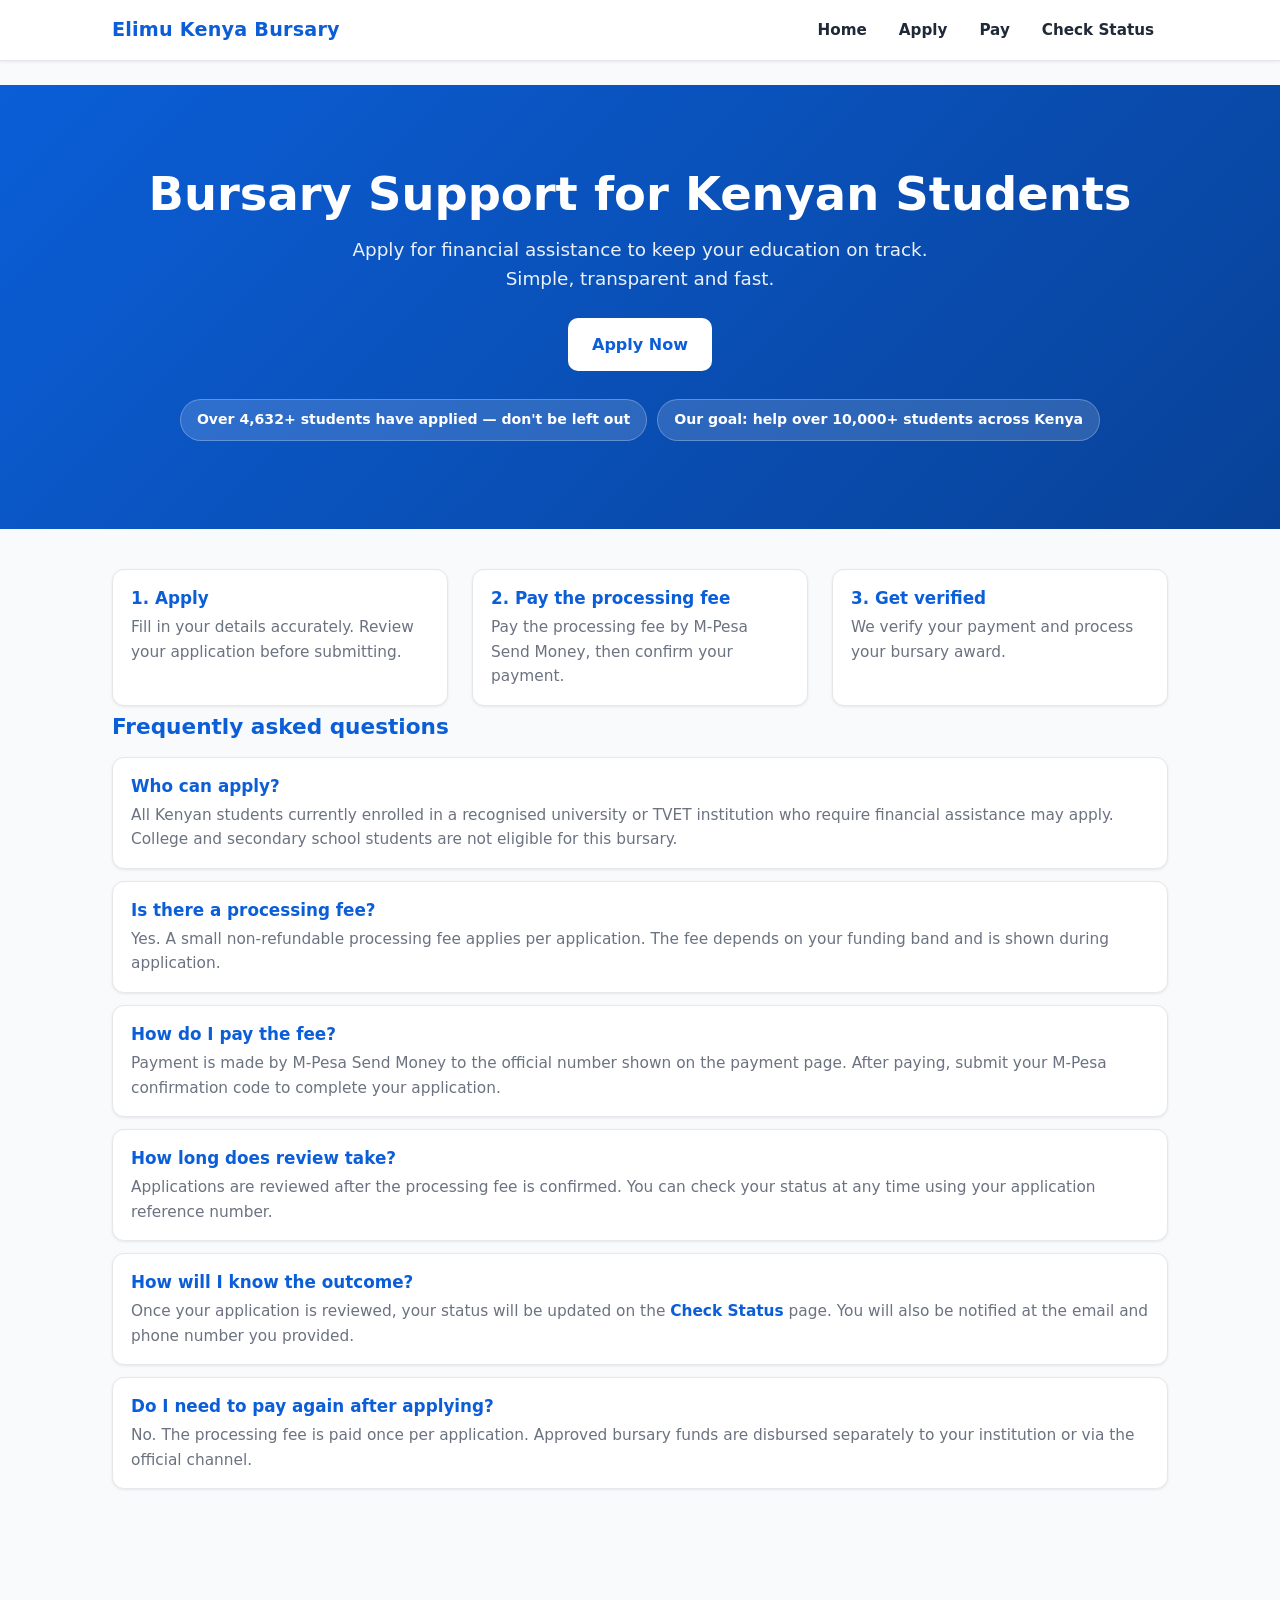
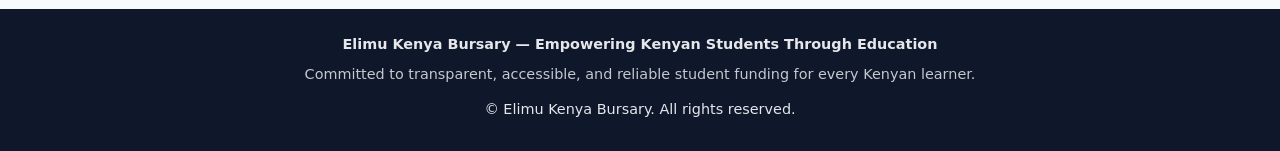
<file: Elimu-Kenya-Refined/Elimu-Kenya/index.html>
<!DOCTYPE html>
<html lang="en">
<head>
<meta charset="UTF-8">
<meta name="viewport" content="width=device-width, initial-scale=1.0">
<title>Elimu Kenya Bursary — Official Student Funding Portal</title>
<link rel="stylesheet" href="styles.css">
</head>
<body>
<header class="site-header">
  <div class="container">
    <a href="index.html" class="logo">Elimu Kenya Bursary</a>
    <button id="menu" aria-label="Toggle navigation" aria-expanded="false" aria-controls="nav">☰</button>
    <nav id="nav">
      <a href="index.html">Home</a>
      <a href="apply.html">Apply</a>
      <a href="pay.html">Pay</a>
      <a href="status.html">Check Status</a>
    </nav>
  </div>
</header>

<main>
  <section class="hero">
    <div class="container">
      <h1>Bursary Support for Kenyan Students</h1>
      <p>Apply for financial assistance to keep your education on track. Simple, transparent and fast.</p>
      <a href="apply.html" class="btn-primary">Apply Now</a>

      <div class="hero-stats">
        <span class="stat-badge">Over 4,632+ students have applied — don't be left out</span>
        <span class="stat-badge">Our goal: help over 10,000+ students across Kenya</span>
      </div>
    </div>
  </section>

  <section class="container features">
    <div class="feature">
      <h3>1. Apply</h3>
      <p>Fill in your details accurately. Review your application before submitting.</p>
    </div>
    <div class="feature">
      <h3>2. Pay the processing fee</h3>
      <p>Pay the processing fee by M-Pesa Send Money, then confirm your payment.</p>
    </div>
    <div class="feature">
      <h3>3. Get verified</h3>
      <p>We verify your payment and process your bursary award.</p>
    </div>
  </section>

  <section class="container" style="margin-top: 8px; margin-bottom: 40px;">
    <h2 style="color: var(--primary); font-size: 1.35rem; margin-bottom: 16px;">Frequently asked questions</h2>

    <div class="feature" style="margin-bottom: 12px;">
      <h3>Who can apply?</h3>
      <p>All Kenyan students currently enrolled in a recognised university or TVET institution who require financial assistance may apply. College and secondary school students are not eligible for this bursary.</p>
    </div>
    <div class="feature" style="margin-bottom: 12px;">
      <h3>Is there a processing fee?</h3>
      <p>Yes. A small non-refundable processing fee applies per application. The fee depends on your funding band and is shown during application.</p>
    </div>
    <div class="feature" style="margin-bottom: 12px;">
      <h3>How do I pay the fee?</h3>
      <p>Payment is made by M-Pesa Send Money to the official number shown on the payment page. After paying, submit your M-Pesa confirmation code to complete your application.</p>
    </div>
    <div class="feature" style="margin-bottom: 12px;">
      <h3>How long does review take?</h3>
      <p>Applications are reviewed after the processing fee is confirmed. You can check your status at any time using your application reference number.</p>
    </div>
    <div class="feature" style="margin-bottom: 12px;">
      <h3>How will I know the outcome?</h3>
      <p>Once your application is reviewed, your status will be updated on the <a href="status.html">Check Status</a> page. You will also be notified at the email and phone number you provided.</p>
    </div>
    <div class="feature">
      <h3>Do I need to pay again after applying?</h3>
      <p>No. The processing fee is paid once per application. Approved bursary funds are disbursed separately to your institution or via the official channel.</p>
    </div>
  </section>
</main>

<footer class="site-footer">
  <div class="container">
    <p style="font-weight: 600; margin-bottom: 6px;">Elimu Kenya Bursary — Empowering Kenyan Students Through Education</p>
    <p style="font-size: 0.9rem; opacity: 0.85;">Committed to transparent, accessible, and reliable student funding for every Kenyan learner.</p>
    <p style="margin-top: 12px;">&copy; Elimu Kenya Bursary. All rights reserved.</p>
  </div>
</footer>

<script>
  document.getElementById('menu').addEventListener('click', function () {
    var nav = document.getElementById('nav');
    var open = nav.classList.toggle('open');
    this.setAttribute('aria-expanded', String(open));
  });
</script>
</body>
</html>
</file>
<file: Elimu-Kenya-Refined/Elimu-Kenya/styles.css>
/* ============================================================
   Elimu Kenya Bursary — Mobile-First Stylesheet
   Base = phone (320px+)
   @media 640px = tablet
   @media 1024px = laptop / desktop
   ============================================================ */

/* ---------- 1. Design tokens ---------- */
:root {
  --primary: #0b5ed7;
  --primary-dark: #084298;
  --primary-light: #e7f0ff;
  --accent: #f59e0b;
  --text: #1f2937;
  --muted: #6b7280;
  --bg: #f8fafc;
  --surface: #ffffff;
  --border: #e5e7eb;
  --success: #16a34a;
  --error: #dc2626;
  --radius: 12px;
  --radius-lg: 16px;
  --shadow-sm: 0 1px 3px rgba(0, 0, 0, 0.08);
  --shadow-md: 0 4px 16px rgba(0, 0, 0, 0.1);
  --shadow-lg: 0 20px 60px rgba(0, 0, 0, 0.2);
  --max-width: 1120px;
  --header-h: 60px;
}

/* ---------- 2. Reset & base ---------- */
*,
*::before,
*::after {
  box-sizing: border-box;
  margin: 0;
  padding: 0;
}

html {
  -webkit-text-size-adjust: 100%;
  scroll-behavior: smooth;
}

body {
  font-family: system-ui, -apple-system, "Segoe UI", Roboto, "Helvetica Neue", Arial, sans-serif;
  font-size: 16px;              /* prevents iOS input zoom */
  line-height: 1.6;
  color: var(--text);
  background: var(--bg);
  min-height: 100vh;
  display: flex;
  flex-direction: column;
}

main {
  flex: 1 0 auto;
  padding: 24px 0 40px;
}

img {
  max-width: 100%;
  height: auto;
  display: block;
}

a {
  color: var(--primary);
  text-decoration: none;
}
a:hover { text-decoration: underline; }

h1, h2, h3, h4 {
  line-height: 1.25;
  color: var(--text);
  font-weight: 700;
}

h1 { font-size: 1.75rem; margin-bottom: 12px; }
h2 { font-size: 1.35rem; margin-bottom: 12px; }
h3 { font-size: 1.1rem;  margin-bottom: 8px; }

p { margin-bottom: 12px; }

/* ---------- 3. Layout container ---------- */
.container {
  width: 100%;
  max-width: var(--max-width);
  margin: 0 auto;
  padding-left: 16px;
  padding-right: 16px;
}

/* ---------- 4. Header ---------- */
.site-header {
  background: var(--surface);
  border-bottom: 1px solid var(--border);
  position: sticky;
  top: 0;
  z-index: 50;
  box-shadow: var(--shadow-sm);
}

.site-header .container {
  display: flex;
  align-items: center;
  justify-content: space-between;
  min-height: var(--header-h);
  gap: 12px;
}

.logo {
  font-size: 1.05rem;
  font-weight: 800;
  color: var(--primary);
  letter-spacing: 0.2px;
  white-space: nowrap;
}
.logo:hover { text-decoration: none; }

/* Mobile nav: stacked dropdown when .open */
.site-header nav {
  display: none;
  flex-direction: column;
  position: absolute;
  top: var(--header-h);
  left: 0;
  right: 0;
  background: var(--surface);
  border-bottom: 1px solid var(--border);
  box-shadow: var(--shadow-md);
  padding: 8px 16px 16px;
}
.site-header nav.open { display: flex; }

.site-header nav a {
  padding: 12px 4px;
  font-weight: 600;
  color: var(--text);
  border-bottom: 1px solid var(--border);
}
.site-header nav a:last-child { border-bottom: 0; }
.site-header nav a:hover { color: var(--primary); text-decoration: none; }

/* Hamburger button — only shows on mobile */
#menu {
  display: inline-flex;
  align-items: center;
  justify-content: center;
  width: 44px;
  height: 44px;
  border: 1px solid var(--border);
  border-radius: 10px;
  background: var(--surface);
  font-size: 1.25rem;
  color: var(--text);
  cursor: pointer;
}
#menu:hover { background: var(--primary-light); }

/* ---------- 5. Hero ---------- */
.hero {
  background: linear-gradient(135deg, var(--primary) 0%, var(--primary-dark) 100%);
  color: #fff;
  padding: 48px 0 56px;
  text-align: center;
}
.hero h1 {
  color: #fff;
  font-size: 1.85rem;
  margin-bottom: 12px;
}
.hero p {
  color: rgba(255, 255, 255, 0.92);
  font-size: 1.02rem;
  max-width: 620px;
  margin: 0 auto 24px;
}
.hero .btn-primary {
  background: #fff;
  color: var(--primary);
  border: 2px solid #fff;
}
.hero .btn-primary:hover {
  background: var(--primary-light);
}

/* Social-proof badges */
.hero-stats {
  margin-top: 28px;
  display: flex;
  flex-wrap: wrap;
  gap: 10px;
  justify-content: center;
}
.stat-badge {
  background: rgba(255, 255, 255, 0.15);
  color: #fff;
  padding: 10px 16px;
  border-radius: 999px;
  font-size: 0.88rem;
  font-weight: 600;
  border: 1px solid rgba(255, 255, 255, 0.25);
  line-height: 1.4;
}

/* ---------- 6. Buttons ---------- */
.btn-primary {
  display: inline-block;
  background: var(--primary);
  color: #fff;
  border: 2px solid var(--primary);
  border-radius: 10px;
  padding: 12px 22px;
  font-size: 1rem;
  font-weight: 700;
  cursor: pointer;
  text-align: center;
  transition: background 0.15s ease, transform 0.05s ease;
  min-height: 44px;             /* tap target */
  text-decoration: none;
}
.btn-primary:hover {
  background: var(--primary-dark);
  border-color: var(--primary-dark);
  text-decoration: none;
}
.btn-primary:active { transform: translateY(1px); }
.btn-primary:disabled {
  opacity: 0.6;
  cursor: not-allowed;
}

/* ---------- 7. Features / cards ---------- */
.features {
  display: grid;
  grid-template-columns: 1fr;
  gap: 16px;
  margin-top: 32px;
}

.feature {
  background: var(--surface);
  border: 1px solid var(--border);
  border-radius: var(--radius);
  padding: 18px 18px 16px;
  box-shadow: var(--shadow-sm);
}
.feature h3 {
  color: var(--primary);
  font-size: 1.05rem;
  margin-bottom: 6px;
}
.feature p {
  color: var(--muted);
  font-size: 0.96rem;
  margin-bottom: 0;
}
.feature a { font-weight: 600; }

/* ---------- 8. Forms ---------- */
.form {
  background: var(--surface);
  border: 1px solid var(--border);
  border-radius: var(--radius-lg);
  padding: 20px 16px;
  box-shadow: var(--shadow-sm);
  margin-top: 16px;
  display: flex;
  flex-direction: column;
  gap: 14px;
}
.form[hidden] { display: none; }

fieldset {
  border: 1px solid var(--border);
  border-radius: var(--radius);
  padding: 16px 14px;
  margin: 0;
  display: flex;
  flex-direction: column;
  gap: 12px;
}
fieldset[disabled] { opacity: 0.7; }

legend {
  padding: 0 8px;
  font-weight: 700;
  color: var(--primary);
  font-size: 0.98rem;
}

label {
  display: flex;
  flex-direction: column;
  gap: 6px;
  font-size: 0.95rem;
  font-weight: 600;
  color: var(--text);
}

input[type="text"],
input[type="email"],
input[type="tel"],
input[type="number"],
select,
textarea {
  width: 100%;
  padding: 12px 12px;
  font-size: 16px;               /* prevents iOS zoom */
  font-family: inherit;
  color: var(--text);
  background: var(--surface);
  border: 1px solid var(--border);
  border-radius: 10px;
  min-height: 44px;
  transition: border-color 0.15s ease, box-shadow 0.15s ease;
}
input:focus,
select:focus,
textarea:focus {
  outline: none;
  border-color: var(--primary);
  box-shadow: 0 0 0 3px var(--primary-light);
}
textarea { resize: vertical; min-height: 90px; }

select {
  appearance: none;
  -webkit-appearance: none;
  background-image: url("data:image/svg+xml,%3Csvg xmlns='http://www.w3.org/2000/svg' width='12' height='8' viewBox='0 0 12 8'%3E%3Cpath fill='%236b7280' d='M6 8L0 0h12z'/%3E%3C/svg%3E");
  background-repeat: no-repeat;
  background-position: right 14px center;
  padding-right: 36px;
}

/* ---------- 9. Info / status boxes ---------- */
.info-box {
  background: var(--primary-light);
  border: 1px solid #c7ddfd;
  border-radius: var(--radius);
  padding: 16px;
  margin: 8px 0;
  text-align: center;
}
.info-box p { margin-bottom: 8px; }

.big-number {
  font-size: 1.6rem;
  font-weight: 800;
  color: var(--primary);
  letter-spacing: 1px;
  margin: 8px 0;
}

.band-info {
  font-size: 0.92rem;
  font-weight: 600;
  color: var(--primary);
  margin: 4px 0 0;
}

.msg {
  font-size: 0.95rem;
  font-weight: 600;
  min-height: 1.2em;
  color: var(--muted);
  margin: 4px 0 0;
}
.msg.error { color: var(--error); }
.msg.success { color: var(--success); }

.success-box {
  background: #ecfdf5;
  border: 1px solid #a7f3d0;
  border-radius: var(--radius);
  padding: 20px 16px;
  margin-top: 20px;
  text-align: center;
}
.success-box h2 { color: var(--success); }
.success-box[hidden] { display: none; }

.ref-code {
  font-family: ui-monospace, "SF Mono", Menlo, Consolas, monospace;
  font-size: 1.15rem;
  font-weight: 800;
  color: var(--primary);
  background: var(--primary-light);
  border-radius: 8px;
  padding: 10px 14px;
  display: inline-block;
  margin: 10px 0;
  letter-spacing: 1px;
  word-break: break-all;
}

/* ---------- 10. Celebration popup ---------- */
.celebration {
  position: fixed;
  inset: 0;
  background: rgba(15, 23, 42, 0.6);
  display: flex;
  align-items: center;
  justify-content: center;
  padding: 20px;
  z-index: 100;
}
.celebration[hidden] { display: none; }

.celebration-card {
  background: var(--surface);
  border-radius: var(--radius-lg);
  padding: 28px 20px;
  max-width: 460px;
  width: 100%;
  text-align: center;
  box-shadow: var(--shadow-lg);
}
.celebration-card h2 {
  color: var(--primary);
  margin-bottom: 12px;
  font-size: 1.3rem;
}
.celebration-card p {
  color: var(--muted);
  margin-bottom: 14px;
  font-size: 0.96rem;
}
.celebration-card .btn-primary {
  margin-top: 8px;
}

/* Keep emoji wrapper harmless if it ever returns */
.celebration-emoji {
  font-size: 2.6rem;
  margin-bottom: 10px;
}

/* ---------- 11. Copy button (smaller) ---------- */
#copyNumber {
  font-size: 0.9rem;
  padding: 10px 18px;
}

/* ---------- 12. Footer ---------- */
.site-footer {
  flex-shrink: 0;
  background: #0f172a;
  color: #e5e7eb;
  padding: 24px 0;
  margin-top: 40px;
  text-align: center;
  font-size: 0.9rem;
}
.site-footer .container p { margin-bottom: 6px; }
.site-footer a { color: #93c5fd; }

/* ============================================================
   TABLET — 640px and up
   ============================================================ */
@media (min-width: 640px) {
  .container {
    padding-left: 24px;
    padding-right: 24px;
  }

  h1 { font-size: 2.1rem; }
  h2 { font-size: 1.5rem; }

  .hero { padding: 64px 0 72px; }
  .hero h1 { font-size: 2.4rem; }
  .hero p { font-size: 1.1rem; }

  .features {
    grid-template-columns: repeat(2, 1fr);
    gap: 20px;
  }

  .form { padding: 28px 24px; }

  fieldset { padding: 20px 18px; }

  .site-header nav {
    display: flex !important;
    flex-direction: row;
    position: static;
    background: transparent;
    border: 0;
    box-shadow: none;
    padding: 0;
    gap: 4px;
  }
  .site-header nav a {
    padding: 10px 14px;
    border: 0;
    border-radius: 8px;
    font-size: 0.95rem;
  }
  .site-header nav a:hover {
    background: var(--primary-light);
    color: var(--primary);
  }
  #menu { display: none; }

  .celebration-card { padding: 36px 28px; }
  .big-number { font-size: 1.9rem; }
}

/* ============================================================
   DESKTOP — 1024px and up
   ============================================================ */
@media (min-width: 1024px) {
  .container {
    padding-left: 32px;
    padding-right: 32px;
  }

  h1 { font-size: 2.4rem; }
  .hero { padding: 80px 0 88px; }
  .hero h1 { font-size: 2.9rem; }
  .hero p { font-size: 1.15rem; }

  .features {
    grid-template-columns: repeat(3, 1fr);
    gap: 24px;
    margin-top: 40px;
  }

  .form { padding: 32px 32px; }

  .logo { font-size: 1.2rem; }
}

/* ============================================================
   Reduced motion
   ============================================================ */
@media (prefers-reduced-motion: reduce) {
  *, *::before, *::after {
    animation-duration: 0.001ms !important;
    transition-duration: 0.001ms !important;
    scroll-behavior: auto !important;
  }
}

/* ============================================================
   Print
   ============================================================ */
@media print {
  .site-header, .site-footer, .btn-primary, #menu { display: none !important; }
  body { background: #fff; }
  .form, .feature { box-shadow: none; border-color: #ccc; }
}
</file>
